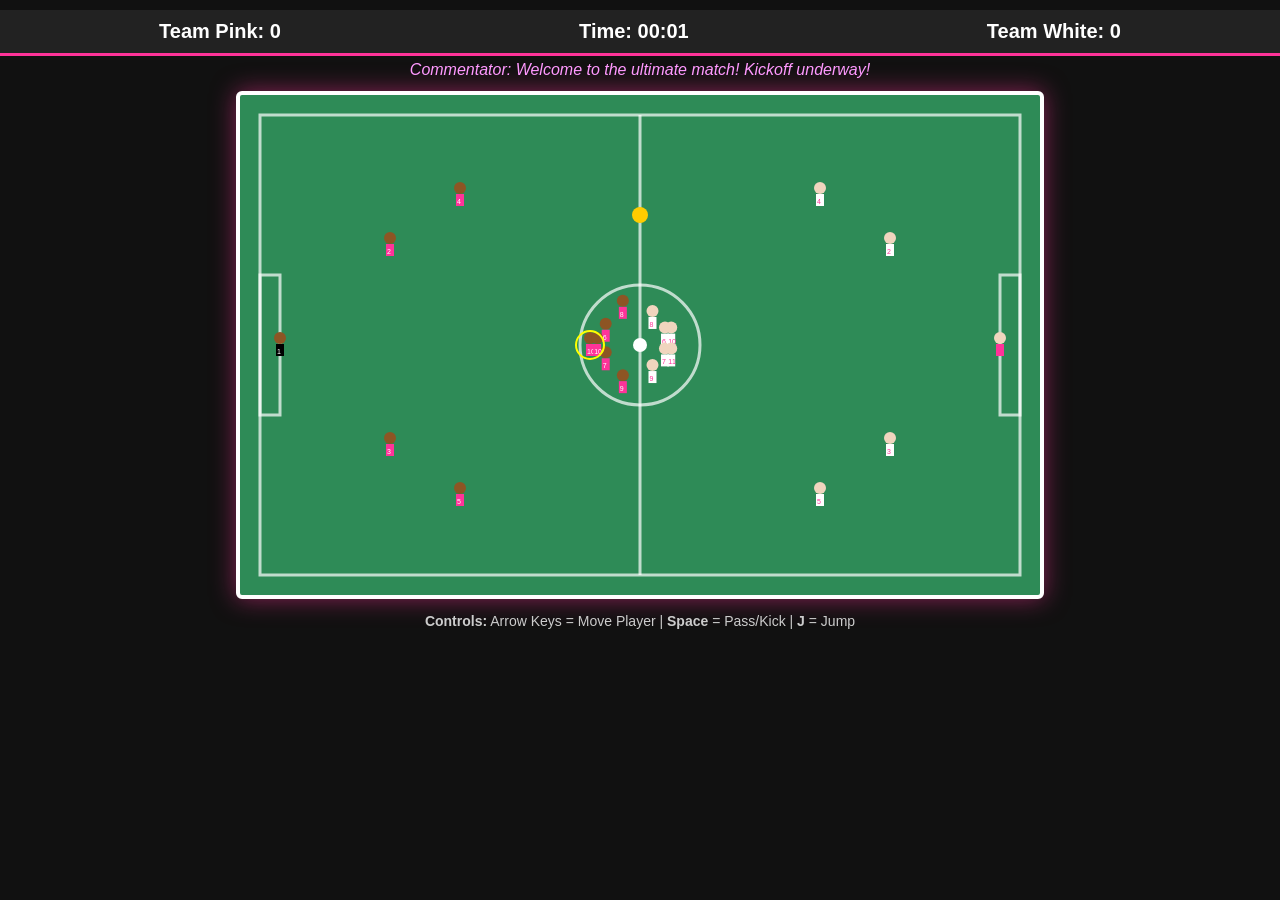
<file: final class/index.html>
<!DOCTYPE html>
<html lang="en">
<head>
    <meta charset="UTF-8">
    <meta name="viewport" content="width=device-width, initial-scale=1.0">
    <title>Dream Football Match</title>
    <link rel="stylesheet" href="style.css">
</head>
<body>
    <div id="scoreboard">
        <span>Team Pink: <span id="scorePink">0</span></span>
        <span id="clock">Time: 00:00</span>
        <span>Team White: <span id="scoreWhite">0</span></span>
    </div>
    
    <div id="commentary">Commentator: Welcome to the grand match! The players are ready on the pitch.</div>

    <canvas id="pitch" width="800" height="500"></canvas>

    <div id="controls-help">
        <p><strong>Controls:</strong> Arrow Keys = Move Player | <strong>Space</strong> = Pass/Kick | <strong>J</strong> = Jump</p>
    </div>

    <script src="script.js"></script>
</body>
</html>
</file>
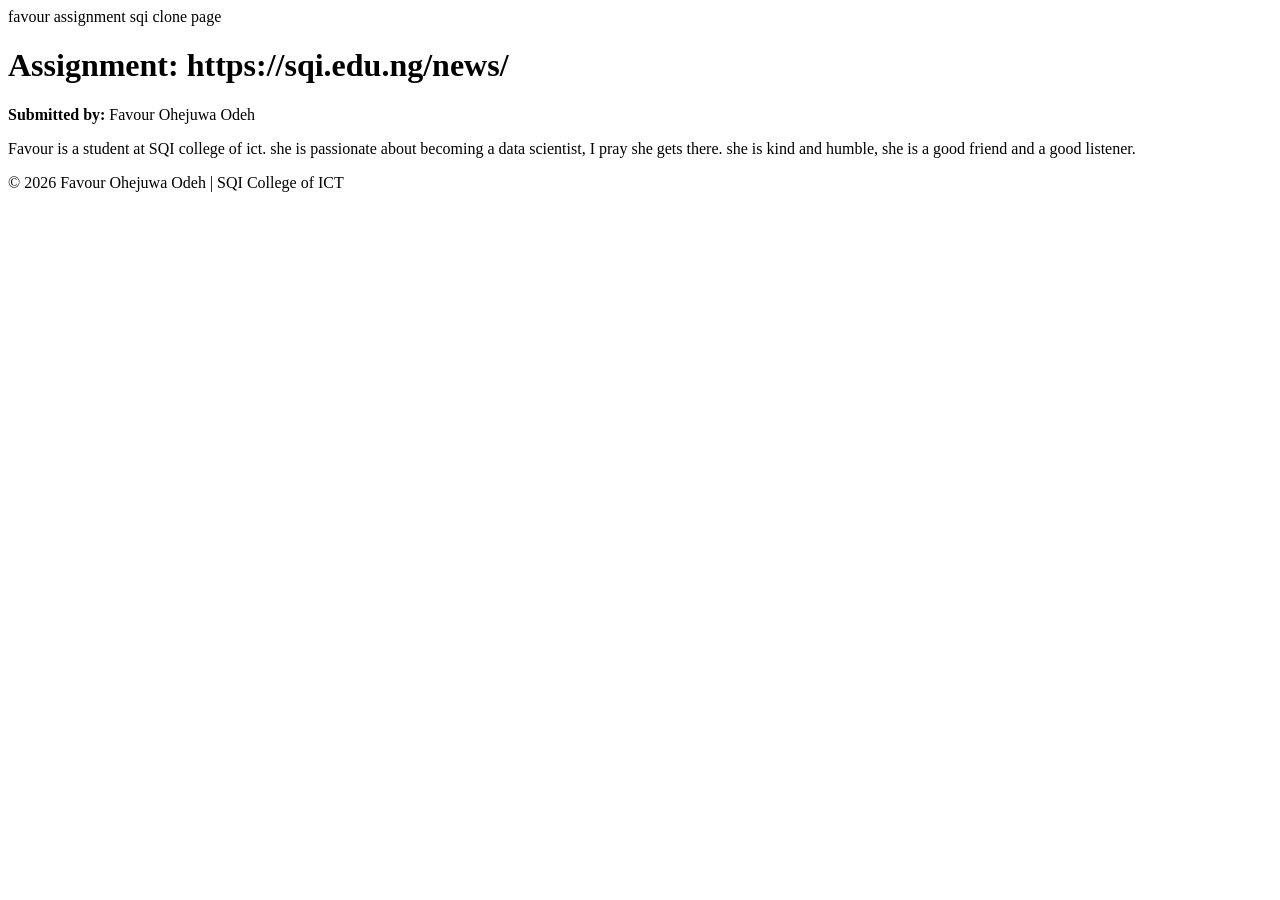
<file: sqi.htmfavour (1).html>
favour assignment sqi clone page
<!DOCTYPE html>
<html lang="en">
<head>
  <meta charset="UTF-8">
  <meta name="viewport" content="width=device-width, initial-scale=1.0">
  <title>SQI Assignment - Favour Ohejuwa Odeh</title>
</head>
<body>

  <!-- Header Section -->
  <header>
    <h1>Assignment: https://sqi.edu.ng/news/</h1>
    <p><strong>Submitted by:</strong> Favour Ohejuwa Odeh</p>
  </header>

  <!-- Main Assignment Content -->
  <main>
    <p>Favour is a student at SQI college of ict. she is passionate about becoming a data scientist, I pray she gets there.
      she is kind and humble, she is a good friend and a good listener.
    </p>
  </main>

  <!-- Footer Section -->
  <footer>
    <p>&copy; 2026 Favour Ohejuwa Odeh | SQI College of ICT</p>
  </footer>

</body>
</html>
</file>
<file: final class/style.css>
body {
    background-color: #111;
    color: white;
    text-align: center;
    font-family: 'Segoe UI', Tahoma, Geneva, Verdana, sans-serif;
    margin: 0;
    padding-top: 10px;
}

#scoreboard {
    font-size: 20px;
    font-weight: bold;
    margin-bottom: 5px;
    display: flex;
    justify-content: space-around;
    background: #222;
    padding: 10px;
    border-bottom: 3px solid #ff3399;
}

#commentary {
    font-style: italic;
    color: #ff99ff;
    margin-bottom: 10px;
    height: 20px;
}

canvas {
    background-color: #2e8b57; /* Football grass green */
    border: 4px solid #fff;
    box-shadow: 0 0 25px rgba(255, 51, 153, 0.5);
    display: block;
    margin: 0 auto;
    border-radius: 6px;
}

#controls-help {
    margin-top: 10px;
    font-size: 14px;
    color: #ccc;
}
</file>
